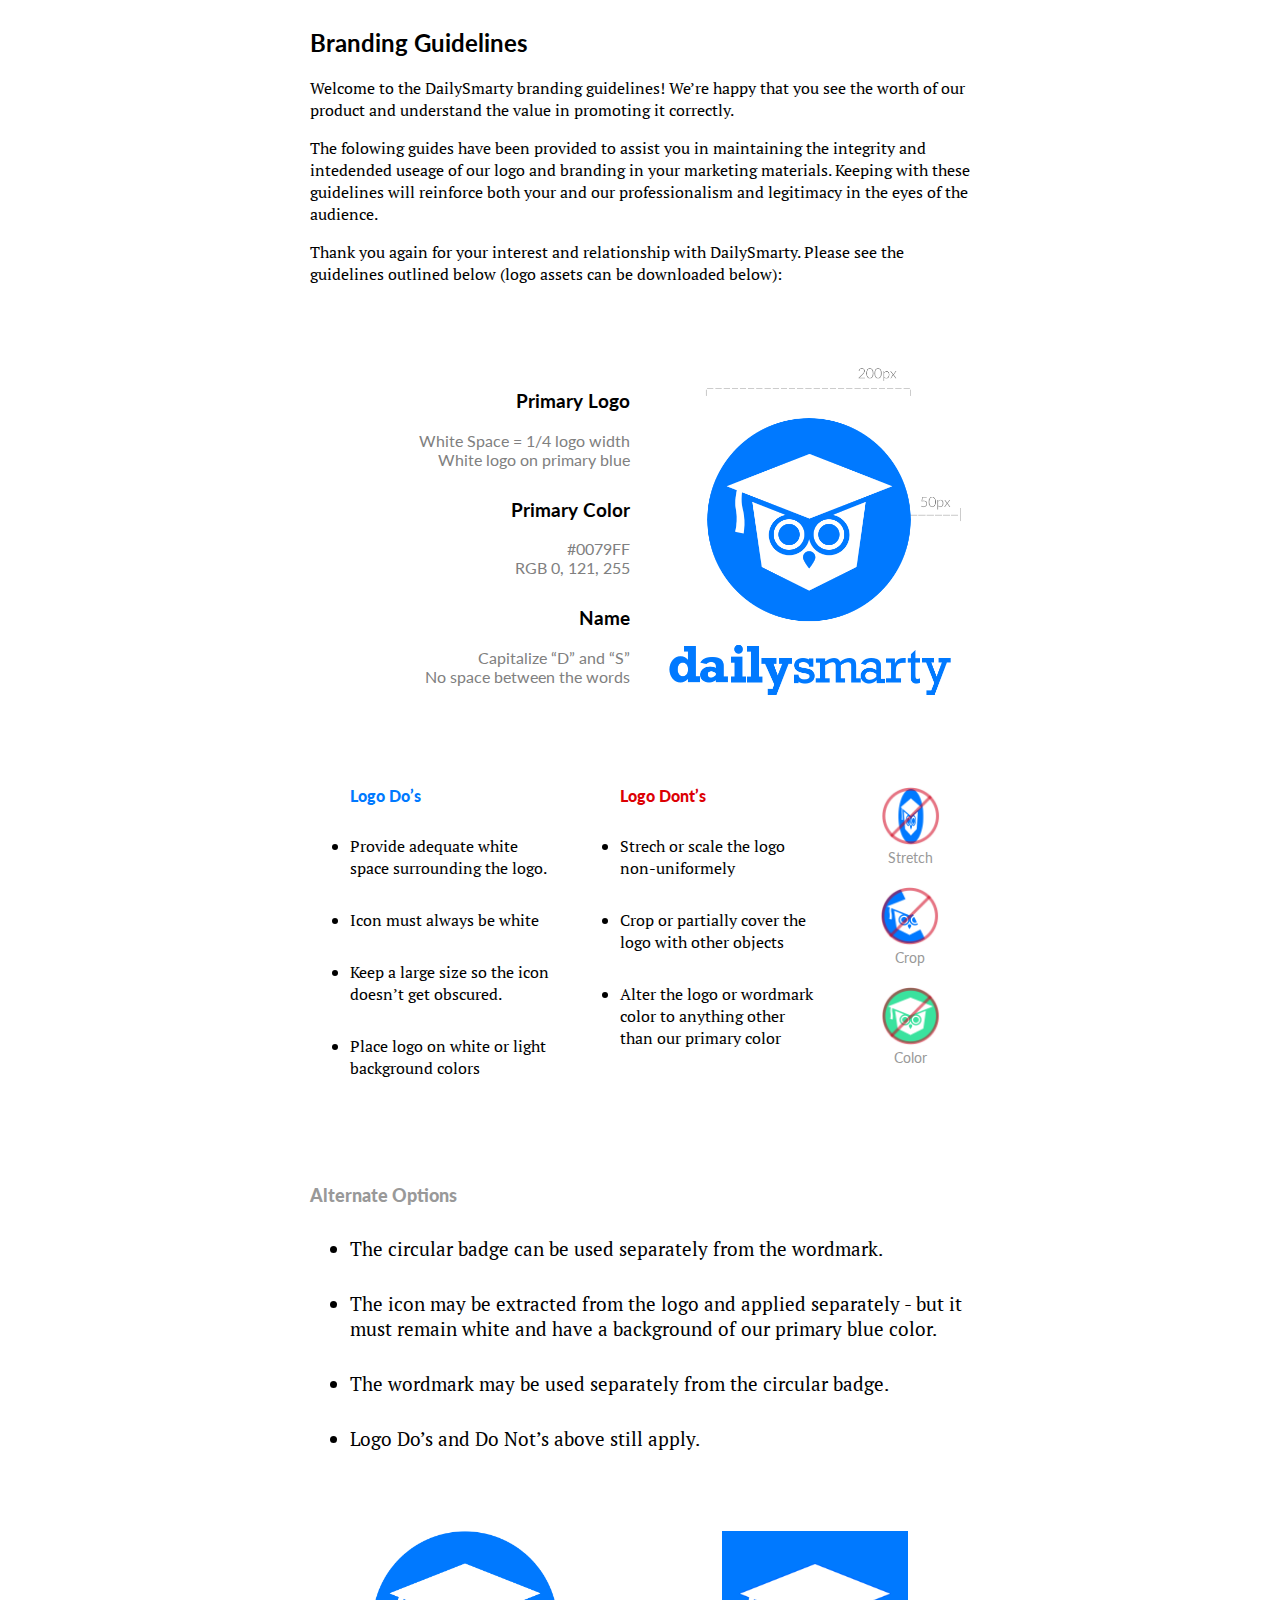
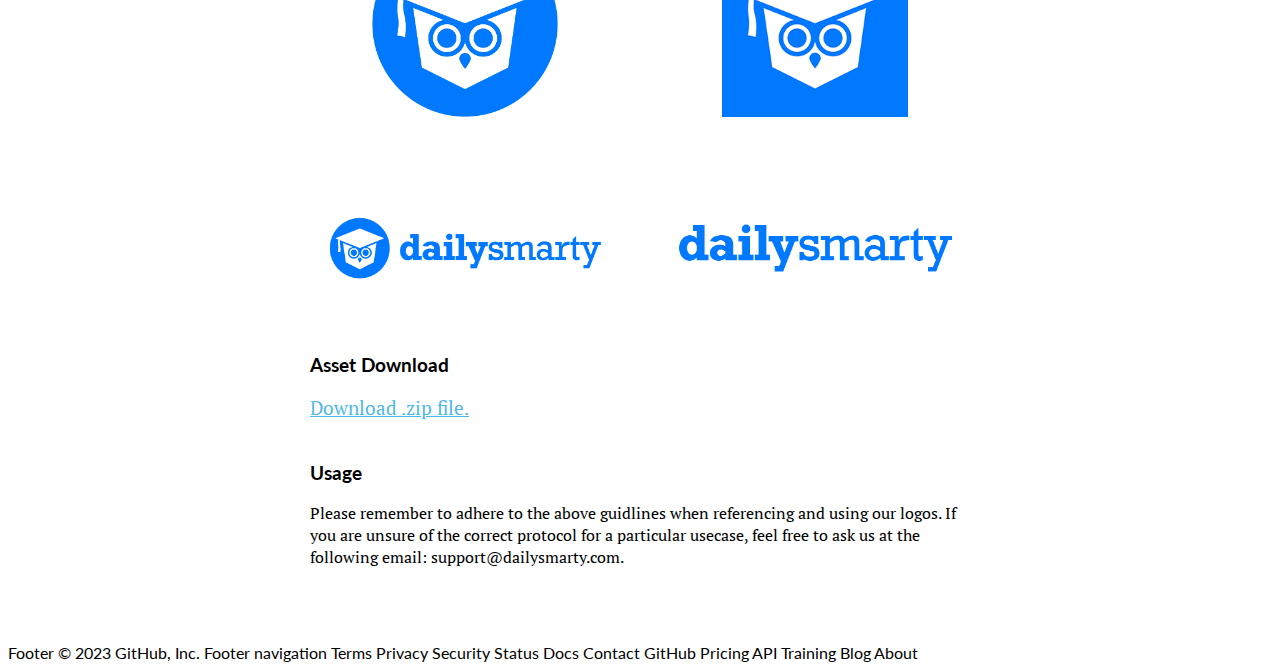
<file: BrandingPage/index.html>
<!DOCTYPE html>
<html lang='en'>

<head>
  <meta charset='UTF-8'>
  <title>CSS Grid</title>
  <link href="https://fonts.googleapis.com/css?family=Lato" rel="stylesheet">
  <link href="https://fonts.googleapis.com/css?family=PT+Serif" rel="stylesheet">

  <style>
    body {
      font-family: 'Lato', sans-serif;
      background-color: #ffffff;
    }

    p,
    li {
      font-family: 'PT Serif', serif;
    }

    .container {
      display: flex;
      justify-content: center;
    }

    .content-wrapper {
      width: 660px;
    }

    .style-details {
      margin-top: 75px;
      margin-bottom: 75px;
      display: grid;
      grid-template-columns: 1fr 1fr;
      grid-gap: 20px;
    }

    .style-details-text {
      text-align: right;
    }

    .style-details-text div {
      color: #808080;
      font-weight: normal;
    }

    .style-details-text h3 {
      margin-top: 30px;
    }

    .style-details-logo img {
      width: 100%;
    }

    .dos_donts_wrapper {
      margin-top: 75px;
      margin-bottom: 75px;
      display: grid;
      grid-template-columns: 2fr 2fr 1fr;
      grid-gap: 30px;
    }

    .dont_image_box {
      text-align: center;
      margin-bottom: 20px;
    }

    .dos_donts_heading {
      font-weight: 900;
      margin-bottom: 20px;
      margin-left: 40px;
    }

    .blue_text {
      color: #0079FF;
    }

    .red_text {
      color: #DC0004;
    }

    .dont_image_box img {
      width: 50%;
    }

    .dont_image_box div {
      color: #999999;
      font-size: 14px;
    }

    .dos_donts_list li {
      margin-top: 30px;
      margin-bottom: 30px;
      font-size: 16px;
    }

    .alternate_options_wrapper {
      margin-top: 75px;
      margin-bottom: 75px;
    }

    .alternate_options_wrapper h3 {
      color: #999999;
      font-size: 18px;
      font-weight: 900;
    }

    .alternate_options_wrapper li {
      margin-top: 30px;
      margin-bottom: 30px;
      font-size: 19px;
    }

    .alternate_logo_images {
      margin-top: 80px;
      display: grid;
      grid-template-columns: repeat(2, 1fr);
      justify-items: center;
      grid-gap: 100px 40px;
    }

    .image_logos {
      width: 60%;
    }

    .text_logos {
      width: 90%;
    }

    .additional_branding_details {
      margin-top: 75px;
      margin-bottom: 75px;
    }

    .additional_branding_details a {
      color: #4FB8E8;
      font-size: 19px;
    }

    .additional_branding_details p {
      margin-bottom: 42px;
    }

    @media (max-width: 48em) {
      .style-details {
        grid-template-columns: 1fr;
        grid-gap: 20px;
      }

      .style-details-text {
        text-align: center;
      }

      .dos_donts_wrapper {
        display: grid;
        grid-template-columns: 1fr;
      }
    }
  </style>
</head>

<body>
  <div class="container">
    <div class="content-wrapper">
      <h2>Branding Guidelines</h2>
      <p>Welcome to the DailySmarty branding guidelines! We’re happy that you see the worth of our product and understand the
        value in promoting it correctly.</p>

      <p>The folowing guides have been provided to assist you in maintaining the integrity and intedended useage of our logo
        and branding in your marketing materials. Keeping with these guidelines will reinforce both your and our professionalism
        and legitimacy in the eyes of the audience.</p>

      <p>Thank you again for your interest and relationship with DailySmarty. Please see the guidelines outlined below (logo
        assets can be downloaded below):</p>

      <div class="style-details">
        <div class="style-details-text">
          <h3>Primary Logo</h3>
          <div>White Space = 1/4 logo width</div>
          <div>White logo on primary blue</div>

          <h3>Primary Color</h3>
          <div>#0079FF</div>
          <div>RGB 0, 121, 255</div>

          <h3>Name</h3>
          <div>Capitalize “D” and “S”</div>
          <div>No space between the words</div>
        </div>

        <div class="style-details-logo">
          <img src="images/logo-with-margin.png">
        </div>
      </div>

      <div class="dos_donts_wrapper">
        <div class="dos_donts_list">
          <div class="dos_donts_heading blue_text">
            Logo Do’s
          </div>

          <ul>
            <li>Provide adequate white space surrounding the logo.</li>
            <li>Icon must always be white</li>
            <li>Keep a large size so the icon doesn’t get obscured.</li>
            <li>Place logo on white or light background colors</li>
          </ul>
        </div>

        <div class="dos_donts_list">
          <div class="dos_donts_heading red_text">
            Logo Dont’s
          </div>

          <ul>
            <li>Strech or scale the logo non-uniformely</li>
            <li>Crop or partially cover the logo with other objects</li>
            <li>Alter the logo or wordmark color to anything other than our primary color</li>
          </ul>
        </div>

        <div class="donts_images">
          <div class="dont_image_box">
            <img src="images/dont_stretch.png">
            <div>Stretch</div>
          </div>

          <div class="dont_image_box">
            <img src="images/dont_crop.png">
            <div>Crop</div>
          </div>

          <div class="dont_image_box">
            <img src="images/dont_color.png">
            <div>Color</div>
          </div>
        </div>
      </div>

      <div class="alternate_options_wrapper">
        <h3>Alternate Options</h3>

        <ul>
          <li>The circular badge can be used separately from the wordmark.</li>
          <li>The icon may be extracted from the logo and applied separately - but it must remain white and have a background
            of our primary blue color.</li>
          <li>The wordmark may be used separately from the circular badge.</li>
          <li>Logo Do’s and Do Not’s above still apply.</li>
        </ul>

        <div class="alternate_logo_images">
          <img class="image_logos" src="images/ds_circle_logo.png">
          <img class="image_logos" src="images/ds_square_logo.png">
          <img class="text_logos" src="images/ds_icon_text_logo.png">
          <img class="text_logos" src="images/ds_text_logo.png">
        </div>
      </div>

      <div class="additional_branding_details">
        <h3>Asset Download</h3>
        <p>
          <a href="#">Download .zip file.</a>
        </p>

        <h3>Usage</h3>
        <p>
          Please remember to adhere to the above guidlines when referencing and using our logos. If you are unsure of the correct protocol
          for a particular usecase, feel free to ask us at the following email: support@dailysmarty.com.
        </p>
      </div>

    </div>
  </div>
</body>

</html>
Footer
© 2023 GitHub, Inc.
Footer navigation
Terms
Privacy
Security
Status
Docs
Contact GitHub
Pricing
API
Training
Blog
About
</file>
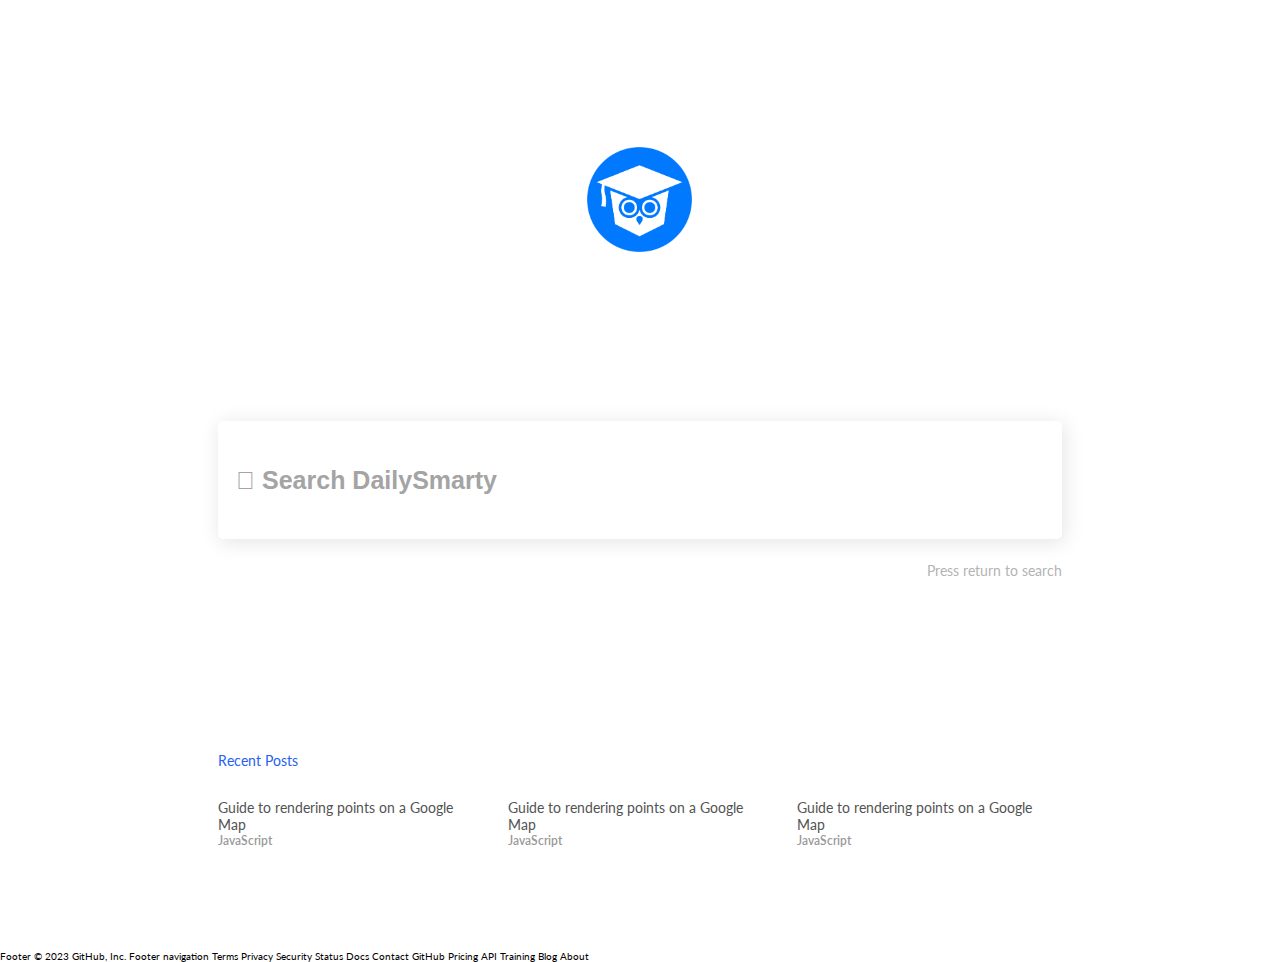
<file: SearchEngine/index.html>
<!DOCTYPE html>
<html lang='en'>

<head>
  <meta charset='UTF-8'>
  <title>Search</title>
  <link href="https://fonts.googleapis.com/css?family=Lato" rel="stylesheet">
  <link rel="stylesheet" href="https://use.fontawesome.com/releases/v5.0.10/css/all.css" integrity="sha384-+d0P83n9kaQMCwj8F4RJB66tzIwOKmrdb46+porD/OvrJ+37WqIM7UoBtwHO6Nlg"
    crossorigin="anonymous">

  <style>
    html {
      font-family: 'Lato', sans-serif;
      box-sizing: border-box;
      font-size: 62.5%; /* why I use rem / rem explanation: 10/16px = 62.5% -> 1rem = 10px; */ 
    }

    *,
    *::before,
    *::after {
        margin: 0;
        padding: 0;
        box-sizing: inherit;
    }

    .container {
      display: grid;

      grid-template-rows: repeat(auto-fit, minmax(100px, 1fr));
      grid-template-columns: 1fr 1fr 1fr;
      
      margin-top: 5em;
      justify-items: center;
      align-items: center;
      
      height: 100vh;


    }

    body {
      overflow: hidden;
    }

    .logo {
      grid-column: 2;
      grid-row: 1;


    }

    .search-bar {
      grid-column: 1/-1;
      grid-row: 2;

    }

  
    .recent-posts {
      grid-column: 1/-1;
      grid-row: 3;

    }


    .logo img {
      width: 10.5rem;;
    }


    .search-bar input {
      width: 66vw;
      height: 11.8rem;
      padding-left: 0.75em;
    }

    .search-bar input[type=text] {
      font-size: 2.5em;
      font-family: 'Font Awesome\ 5 Free', Arial, Helvetica, sans-serif;
      font-weight: 600;
      color: #5B5B5B;
      -webkit-box-shadow: 2px 3px 20px 1px rgba(0, 0, 0, 0.1);
      -moz-box-shadow: 2px 3px 20px 1px rgba(0, 0, 0, 0.1);
      box-shadow: 2px 3px 20px 1px rgba(0, 0, 0, 0.1);
      border: 0px solid transparent;
      border-radius: .5rem;
    }

    .search-bar input[type=text]::placeholder {
      font-family: 'Font Awesome\ 5 Free', Arial, Helvetica, sans-serif;
      font-weight: 600;
      color: #A4A4A4;
    }

    .search-bar input[type=text]:focus {
      outline: none;
      -webkit-box-shadow: 2px 3px 20px 1px rgba(0, 0, 0, 0.3);
      -moz-box-shadow: 2px 3px 20px 1px rgba(0, 0, 0, 0.3);
      box-shadow: 2px 3px 20px 1px rgba(0, 0, 0, 0.3);
    }

    .search-bar p {
      color: #B3B3B3;
      font-size: 1.4rem;
      line-height: 1.7rem;
      margin-top: 2.3rem;
      text-align: right;
    }


    .recent-posts-heading {
      color: #2660F3;
      margin-bottom: 3rem;
      font-size: 1.4rem;
    }

    .recent-posts-wrapper {
      display: grid;
      grid-template-columns: repeat(auto-fit, minmax(100px, 1fr));
      width: 66vw;
      grid-gap: 2.5rem;
    }

    .recent-post-title {
      color: #535353;
      font-size: 1.4rem;
    }

    .recent-post-category {
      color: #999999;
      font-size: 1.2rem;
      font-weight: 600;
    }
  </style>
</head>

<body>
  <div class="container">
    <div class="logo">
      <img src="images/ds_circle_logo.png" alt="">
    </div>

    <div class="search-bar">
      <input type="text" placeholder="&#xf002; Search DailySmarty">
      <p>Press return to search</p>
    </div>

    <div class="recent-posts">
      <div class="recent-posts-heading">
        Recent Posts
      </div>

      <div class="recent-posts-wrapper">
        <div class="recent-post">
          <div class="recent-post-title">
            Guide to rendering points on a Google Map
          </div>

          <div class="recent-post-category">
            JavaScript
          </div>
        </div>
        <div class="recent-post">
          <div class="recent-post-title">
            Guide to rendering points on a Google Map
          </div>

          <div class="recent-post-category">
            JavaScript
          </div>
        </div>
        <div class="recent-post">
          <div class="recent-post-title">
            Guide to rendering points on a Google Map
          </div>

          <div class="recent-post-category">
            JavaScript
          </div>
        </div>
      </div>

    </div>
  </div>
</body>



</html>
Footer
© 2023 GitHub, Inc.
Footer navigation
Terms
Privacy
Security
Status
Docs
Contact GitHub
Pricing
API
Training
Blog
About
</file>
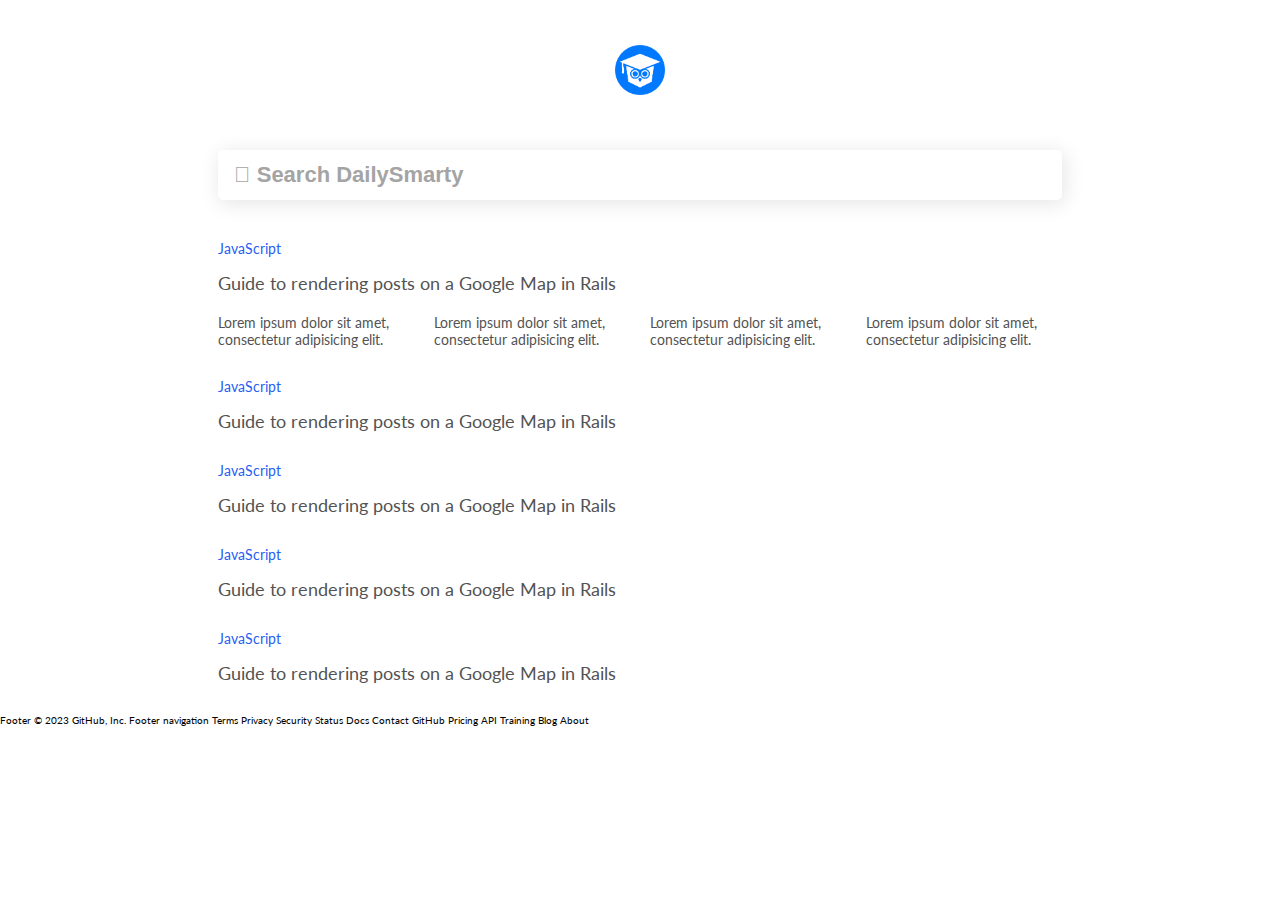
<file: SearchEngine/results.html>
<!DOCTYPE html>
<html lang='en'>

<head>
  <meta charset='UTF-8'>
  <title>Results</title>
  <link href="https://fonts.googleapis.com/css?family=Lato" rel="stylesheet">
  <link rel="stylesheet" href="https://use.fontawesome.com/releases/v5.0.10/css/all.css" integrity="sha384-+d0P83n9kaQMCwj8F4RJB66tzIwOKmrdb46+porD/OvrJ+37WqIM7UoBtwHO6Nlg"
    crossorigin="anonymous">

  <style>
    html {
      font-family: 'Lato', sans-serif;
      box-sizing: border-box;
      font-size: 62.5%; /* 10/16px = 62.5% -> 1rem = 10px; */
    }

    *,
    *::before,
    *::after {
        margin: 0;
        padding: 0;
        box-sizing: inherit;
    }

    .container {
      display: grid;
      grid-template-rows: repeat(auto-fit, minmax(100px, 1fr));
      grid-template-columns: 1fr 1fr 1fr;
      margin-top: 2em;
      justify-items: center;
    }

    .logo {
      grid-row: 1;
      grid-column: 2;

      display: flex;
      justify-content: center;
      align-items: center;
    }

    .logo img {
      width: 50px;
    }

    .search-bar {
      grid-row: 2;
      grid-column: 1/-1;
      margin-top: 3em;
      margin-bottom: 1em;
    }

   .search-bar input {
      width: 66vw;
      height: 5rem;
      padding-left: 0.75em;
    }


    .search-bar input[type=text] {
      font-size: 2.2rem;
      font-family: 'Font Awesome\ 5 Free', Arial, Helvetica, sans-serif;
      font-weight: 600;
      color: #5B5B5B;
      -webkit-box-shadow: 2px 3px 20px 1px rgba(0, 0, 0, 0.1);
      -moz-box-shadow: 2px 3px 20px 1px rgba(0, 0, 0, 0.1);
      box-shadow: 2px 3px 20px 1px rgba(0, 0, 0, 0.1);
      border: 0px solid transparent;
      border-radius: 5px;
    }

    .search-bar input[type=text]::placeholder {
      font-family: 'Font Awesome\ 5 Free', Arial, Helvetica, sans-serif;
      font-weight: 600;
      color: #A4A4A4;
    }

    .search-bar input[type=text]:focus {
      outline: none;
      -webkit-box-shadow: 2px 3px 20px 1px rgba(0, 0, 0, 0.3);
      -moz-box-shadow: 2px 3px 20px 1px rgba(0, 0, 0, 0.3);
      box-shadow: 2px 3px 20px 1px rgba(0, 0, 0, 0.3);
    }

    .search-bar p {
      color: #B3B3B3;
      font-size: 1.4rem;
      line-height: 1.7rem;
    }

    .posts {
      grid-row: 3;
      grid-column: 1/-1;
      width: 66vw;
      /* width: 94.2rem; */
    }

    .post {
      margin-top: 3em;
      margin-bottom: 3em;
    }

    .post-category {
      color: #2660F3;
      margin-bottom: 1.5rem;
      font-size: 1.4rem;
    }

    .post-title a {
      color: #535353;
      text-decoration: none;
      font-size: 1.8rem;

    }

    .post-title a:hover {
      text-decoration: underline;
    }

    .active-link-icon {
      margin-left: 20px;
      color: #A4A4A4;

    }

    .post-links-wrapper {
      margin-top: 2rem;
      display: grid;
      grid-template-columns: repeat(auto-fit, minmax(100px, 1fr));
      grid-gap: 2rem;
    }

    .post-links-wrapper a {
      color: #535353;
      text-decoration: none;
      font-size: 1.4rem;
    }

    .post-links-wrapper a:hover {
      text-decoration: underline;
    }
  </style>
</head>

<body>
  <div class="container">
    <div class="logo">
      <img src="images/ds_circle_logo.png" alt="">
    </div>

    <div class="search-bar">
      <input type="text" placeholder="&#xf002; Search DailySmarty">
    </div>

    <div class="posts">
      <div class="post">
        <div class="post-category">
          JavaScript
        </div>

        <div class="post-title">
          <a href="#">Guide to rendering posts on a Google Map in Rails <i class="active-link-icon fas fa-external-link-alt"></i></a>
        </div>

        <div class="post-links-wrapper">
          <a href="#">Lorem ipsum dolor sit amet, consectetur adipisicing elit.</a>
          <a href="#">Lorem ipsum dolor sit amet, consectetur adipisicing elit.</a>
          <a href="#">Lorem ipsum dolor sit amet, consectetur adipisicing elit.</a>
          <a href="#">Lorem ipsum dolor sit amet, consectetur adipisicing elit.</a>
        </div>
      </div>
      <div class="post">
        <div class="post-category">
          JavaScript
        </div>

        <div class="post-title">
          <a href="#">Guide to rendering posts on a Google Map in Rails</a>
        </div>
      </div>
      <div class="post">
        <div class="post-category">
          JavaScript
        </div>

        <div class="post-title">
          <a href="#">Guide to rendering posts on a Google Map in Rails</a>
        </div>
      </div>
      <div class="post">
        <div class="post-category">
          JavaScript
        </div>

        <div class="post-title">
          <a href="#">Guide to rendering posts on a Google Map in Rails</a>
        </div>
      </div>
      <div class="post">
        <div class="post-category">
          JavaScript
        </div>

        <div class="post-title">
          <a href="#">Guide to rendering posts on a Google Map in Rails</a>
        </div>
      </div>

    </div>
  </div>
</body>



</html>
Footer
© 2023 GitHub, Inc.
Footer navigation
Terms
Privacy
Security
Status
Docs
Contact GitHub
Pricing
API
Training
Blog
About
</file>
